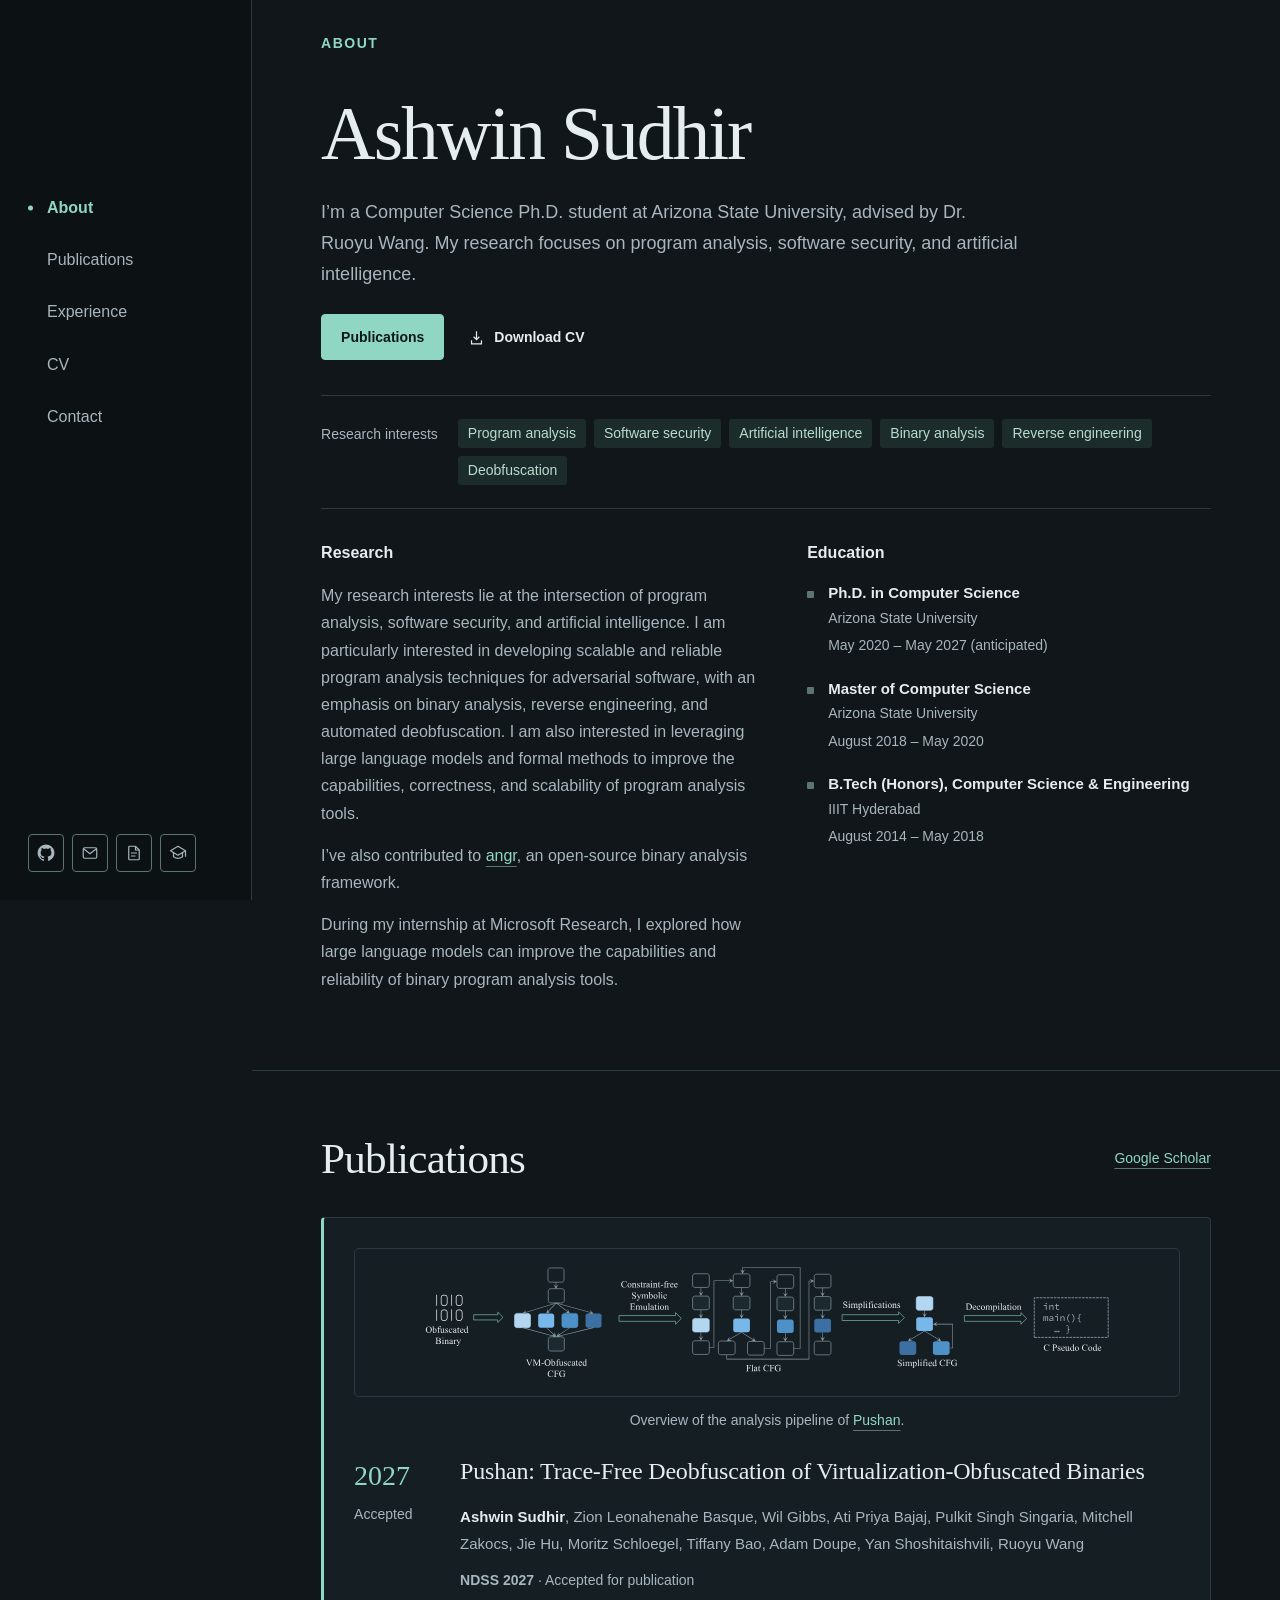
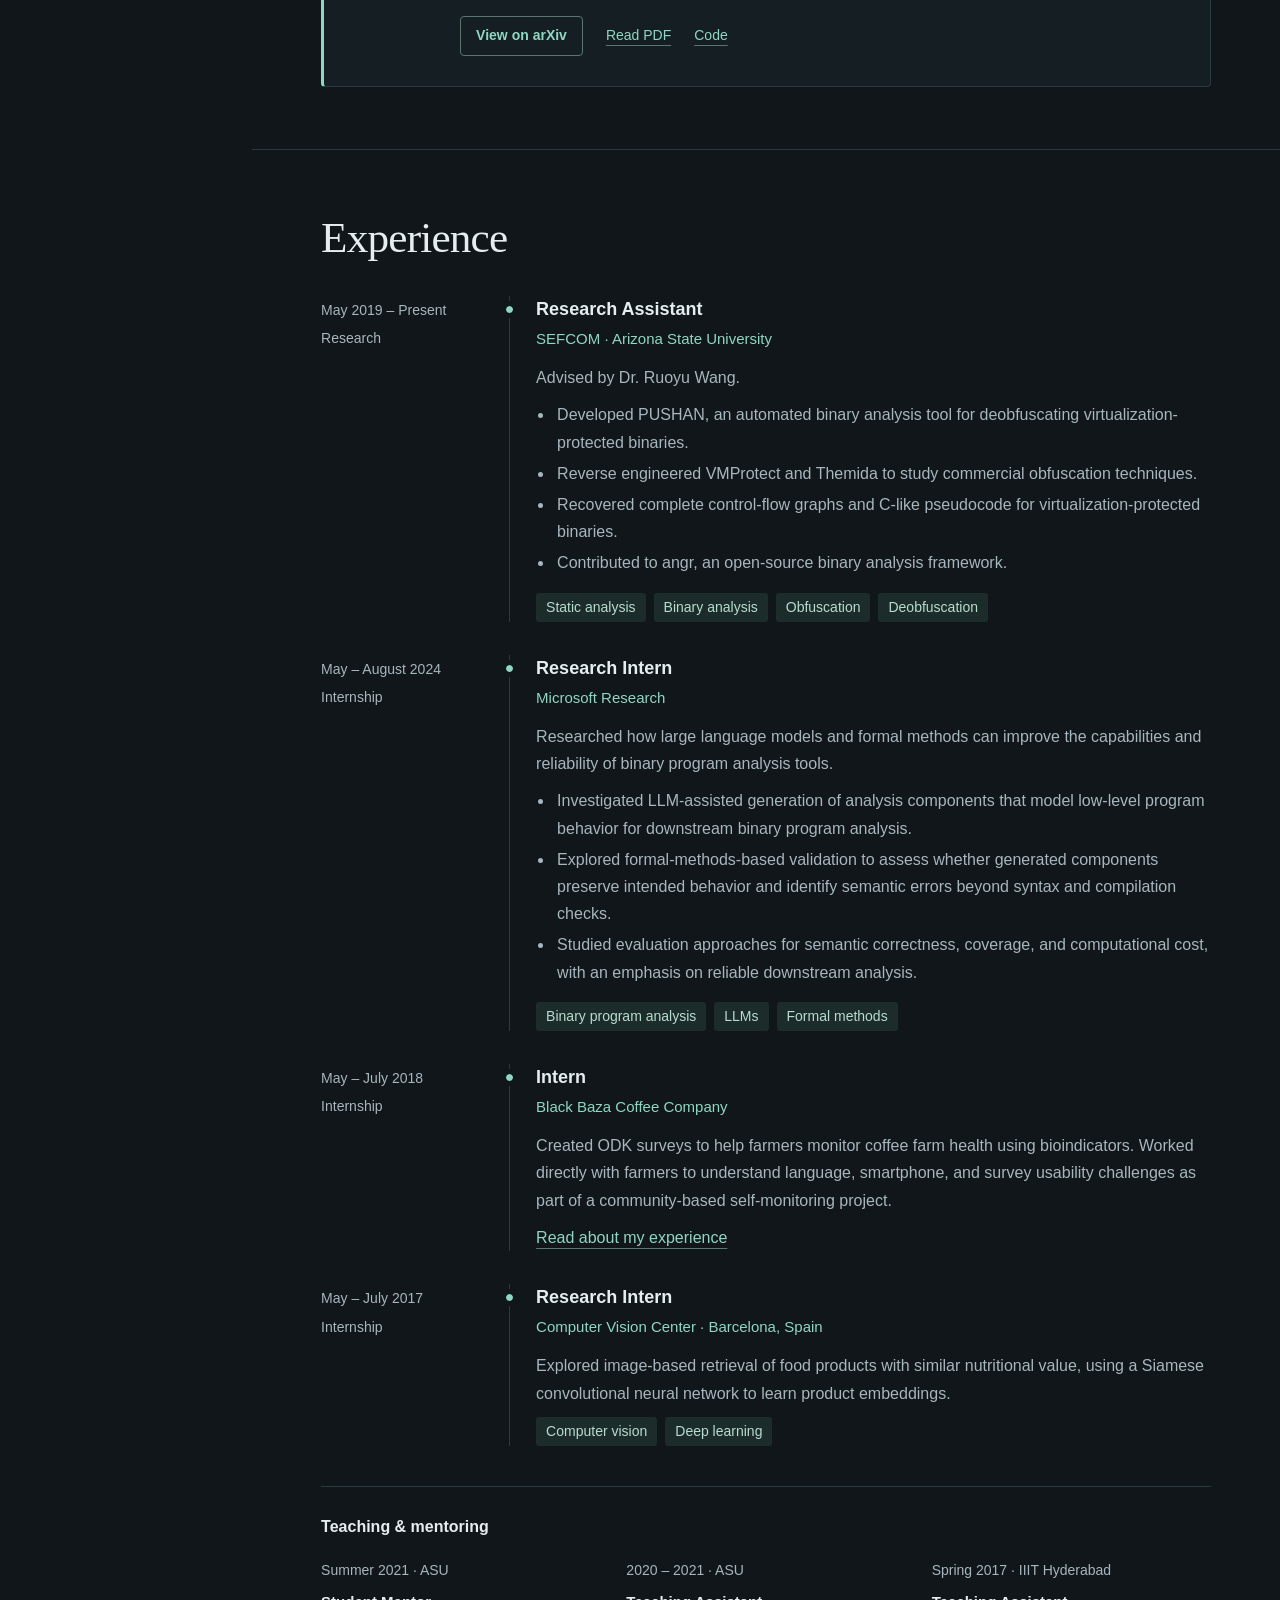
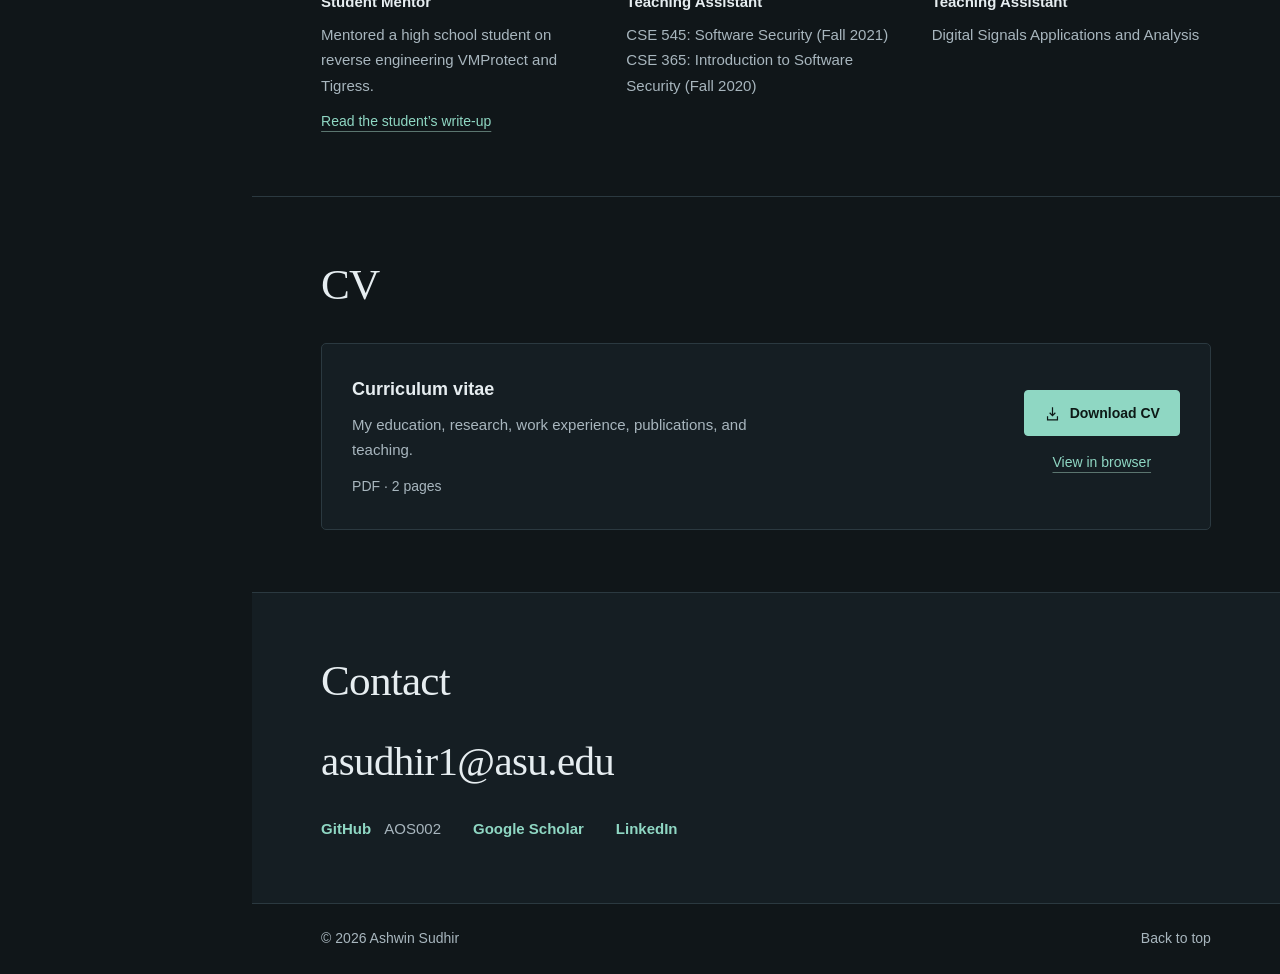
<file: index.html>
<!doctype html>
<html lang="en">
<head>
  <meta charset="utf-8">
  <meta name="viewport" content="width=device-width, initial-scale=1">
  <meta name="theme-color" content="#101619">
  <meta name="color-scheme" content="dark">
  <meta name="description" content="Ashwin Sudhir is a Computer Science Ph.D. student at Arizona State University researching program analysis, software security, and artificial intelligence.">
  <meta property="og:type" content="website">
  <meta property="og:title" content="Ashwin Sudhir | Computer Science Researcher">
  <meta property="og:description" content="Research in program analysis, software security, and artificial intelligence at Arizona State University.">
  <meta property="og:url" content="https://aos002.github.io/">
  <meta property="og:image" content="https://aos002.github.io/assets/social-card.png">
  <meta property="og:image:type" content="image/png">
  <meta property="og:image:width" content="1200">
  <meta property="og:image:height" content="630">
  <meta property="og:image:alt" content="Ashwin Sudhir, Computer Science researcher at Arizona State University.">
  <meta name="twitter:card" content="summary_large_image">
  <link rel="canonical" href="https://aos002.github.io/">
  <title>Ashwin Sudhir | Computer Science Researcher</title>
  <link rel="icon" href="assets/favicon.svg" type="image/svg+xml">
  <link rel="stylesheet" href="styles.css?v=b80d0c050335">
  <script src="script.js?v=0f8df6996c42" defer></script>
</head>
<body>
  <a class="skip-link" href="#main">Skip to content</a>

  <header class="sidebar">
    <button class="menu-toggle" type="button" aria-controls="site-navigation" aria-expanded="false">
      <span class="menu-label">Menu</span>
      <span class="menu-bars" aria-hidden="true"><span></span><span></span></span>
    </button>

    <div class="sidebar-content" id="site-navigation">
      <nav class="navigation" aria-label="Main navigation">
        <a href="#about" class="nav-link is-active" aria-current="location">About</a>
        <a href="#publications" class="nav-link">Publications</a>
        <a href="#experience" class="nav-link">Experience</a>
        <a href="#cv" class="nav-link">CV</a>
        <a href="#contact" class="nav-link">Contact</a>
      </nav>
      <div class="sidebar-footer">
        <div class="sidebar-socials">
          <a href="https://github.com/AOS002" target="_blank" rel="noopener noreferrer" aria-label="GitHub profile (opens in a new tab)">
            <svg viewBox="0 0 24 24" fill="currentColor" aria-hidden="true"><path d="M12 .8a11.2 11.2 0 0 0-3.54 21.83c.56.1.77-.24.77-.54v-2.1c-3.13.69-3.8-1.33-3.8-1.33-.5-1.3-1.24-1.65-1.24-1.65-1.03-.7.08-.69.08-.69 1.14.08 1.74 1.17 1.74 1.17 1.01 1.73 2.65 1.23 3.3.94.1-.73.4-1.23.72-1.51-2.5-.29-5.13-1.25-5.13-5.55 0-1.23.44-2.23 1.16-3.02-.12-.29-.5-1.43.11-2.98 0 0 .95-.3 3.08 1.15a10.75 10.75 0 0 1 5.6 0c2.14-1.45 3.08-1.15 3.08-1.15.61 1.55.23 2.7.12 2.98.72.79 1.15 1.79 1.15 3.02 0 4.31-2.64 5.26-5.15 5.54.4.35.76 1.03.76 2.08v3.1c0 .3.2.65.77.54A11.2 11.2 0 0 0 12 .8Z"/></svg>
          </a>
          <a href="mailto:asudhir1@asu.edu" aria-label="Email Ashwin Sudhir">
            <svg viewBox="0 0 24 24" fill="none" stroke="currentColor" stroke-width="1.6" aria-hidden="true"><rect x="3" y="5" width="18" height="14" rx="2"/><path d="m3 6 9 7 9-7"/></svg>
          </a>
          <a href="assets/ashwin-sudhir-cv.pdf?v=258a1bf3f22c" target="_blank" rel="noopener noreferrer" aria-label="Open résumé PDF in a new tab">
            <svg viewBox="0 0 24 24" fill="none" stroke="currentColor" stroke-width="1.6" aria-hidden="true"><path d="M14 3H6a1 1 0 0 0-1 1v16a1 1 0 0 0 1 1h12a1 1 0 0 0 1-1V8Z"/><path d="M14 3v5h5M8 12h8M8 16h6"/></svg>
          </a>
          <a data-scholar-link href="https://scholar.google.com/citations?user=Zg1yL-0AAAAJ&amp;hl=en" target="_blank" rel="noopener noreferrer" aria-label="Ashwin Sudhir on Google Scholar (opens in a new tab)">
            <svg viewBox="0 0 24 24" fill="none" stroke="currentColor" stroke-width="1.6" stroke-linejoin="round" aria-hidden="true"><path d="m2 9 10-6 10 6-10 6-10-6Z"/><path d="M6 11.5V17c4 3 8 3 12 0v-5.5M22 9v8"/></svg>
          </a>
        </div>
      </div>
    </div>
  </header>

  <main id="main" tabindex="-1">
    <section id="about" class="section about-section" aria-labelledby="about-heading">
      <div class="section-topline"><span class="eyebrow">About</span></div>
      <div class="hero">
        <div class="hero-copy">
          <h1 id="about-heading">Ashwin Sudhir</h1>
          <p class="hero-description">I’m a Computer Science Ph.D. student at Arizona State University, advised by Dr. Ruoyu Wang. My research focuses on program analysis, software security, and artificial intelligence.</p>
          <div class="hero-actions">
            <a class="button button-primary" href="#publications">Publications</a>
            <a class="button button-plain" href="assets/ashwin-sudhir-cv.pdf?v=258a1bf3f22c" download="Ashwin-Sudhir-CV.pdf">
              <svg viewBox="0 0 24 24" fill="none" stroke="currentColor" stroke-width="1.7" aria-hidden="true"><path d="M12 3v12m-4-4 4 4 4-4M5 16v5h14v-5"/></svg>
              Download CV
            </a>
          </div>
        </div>
      </div>

      <div class="research-interests" aria-label="Research interests">
        <span class="interests-label">Research interests</span>
        <div class="tags"><span>Program analysis</span><span>Software security</span><span>Artificial intelligence</span><span>Binary analysis</span><span>Reverse engineering</span><span>Deobfuscation</span></div>
      </div>

      <div class="about-details">
        <div>
          <h2 class="small-heading">Research</h2>
          <p>My research interests lie at the intersection of program analysis, software security, and artificial intelligence. I am particularly interested in developing scalable and reliable program analysis techniques for adversarial software, with an emphasis on binary analysis, reverse engineering, and automated deobfuscation. I am also interested in leveraging large language models and formal methods to improve the capabilities, correctness, and scalability of program analysis tools.</p>
          <p>I’ve also contributed to <a class="inline-link" href="https://github.com/angr/angr" target="_blank" rel="noopener noreferrer">angr</a>, an open-source binary analysis framework.</p>
          <p>During my internship at Microsoft Research, I explored how large language models can improve the capabilities and reliability of binary program analysis tools.</p>
        </div>
        <div class="education">
          <h2 class="small-heading">Education</h2>
          <div class="education-item"><span class="education-mark" aria-hidden="true"></span><div><h3>Ph.D. in Computer Science</h3><p>Arizona State University</p><span class="meta">May 2020 – May 2027 (anticipated)</span></div></div>
          <div class="education-item"><span class="education-mark" aria-hidden="true"></span><div><h3>Master of Computer Science</h3><p>Arizona State University</p><span class="meta">August 2018 – May 2020</span></div></div>
          <div class="education-item"><span class="education-mark" aria-hidden="true"></span><div><h3>B.Tech (Honors), Computer Science &amp; Engineering</h3><p>IIIT Hyderabad</p><span class="meta">August 2014 – May 2018</span></div></div>
        </div>
      </div>
    </section>

    <section id="publications" class="section" aria-labelledby="publications-heading">
      <div class="section-heading"><h2 id="publications-heading">Publications</h2><a class="text-link" data-scholar-link href="https://scholar.google.com/citations?user=Zg1yL-0AAAAJ&amp;hl=en" target="_blank" rel="noopener noreferrer" aria-label="Ashwin Sudhir on Google Scholar (opens in a new tab)">Google Scholar</a></div>
      <article class="publication">
        <figure class="paper-figure" aria-labelledby="pushan-figure-caption">
          <div class="figure-scroll" role="region" aria-label="Pushan analysis pipeline. Scroll horizontally to see the full diagram." tabindex="0">
            <picture>
              <source media="print" srcset="assets/pushan-figure-4-light.svg">
              <img src="assets/pushan-figure-4.svg" width="583" height="95" loading="lazy" decoding="async" alt="Pushan pipeline: an obfuscated binary and its VM-obfuscated control-flow graph undergo constraint-free symbolic emulation to recover a flat CFG, simplifications produce a simplified CFG, and decompilation produces C pseudocode.">
            </picture>
          </div>
          <figcaption id="pushan-figure-caption"><span>Overview of the analysis pipeline of <a class="inline-link" href="https://arxiv.org/pdf/2603.18355#page=5" target="_blank" rel="noopener noreferrer">Pushan</a>.</span></figcaption>
        </figure>
        <div class="publication-rail"><span class="publication-year">2027</span><span class="publication-type">Accepted</span></div>
        <div class="publication-body">
          <h3><a href="https://arxiv.org/abs/2603.18355" target="_blank" rel="noopener noreferrer">Pushan: Trace-Free Deobfuscation of Virtualization-Obfuscated Binaries</a></h3>
          <p class="authors"><strong>Ashwin Sudhir</strong>, Zion Leonahenahe Basque, Wil Gibbs, Ati Priya Bajaj, Pulkit Singh Singaria, Mitchell Zakocs, Jie Hu, Moritz Schloegel, Tiffany Bao, Adam Doupe, Yan Shoshitaishvili, Ruoyu Wang</p>
          <p class="publication-venue"><strong>NDSS 2027</strong> · Accepted for publication</p>
          <div class="publication-actions">
            <a class="button button-small button-outline" href="https://arxiv.org/abs/2603.18355" target="_blank" rel="noopener noreferrer">View on arXiv</a>
            <a class="text-link" href="https://arxiv.org/pdf/2603.18355" target="_blank" rel="noopener noreferrer">Read PDF</a>
            <a class="text-link" href="https://github.com/sefcom/pushan" target="_blank" rel="noopener noreferrer">Code</a>
          </div>
        </div>
      </article>
    </section>

    <section id="experience" class="section" aria-labelledby="experience-heading">
      <div class="section-heading"><h2 id="experience-heading">Experience</h2></div>
      <div class="timeline">
        <article class="experience-item">
          <div class="experience-date">May 2019 – Present<span class="role-type">Research</span></div>
          <div class="experience-content"><h3>Research Assistant</h3><p class="organization">SEFCOM · Arizona State University</p><p>Advised by Dr. Ruoyu Wang.</p><ul><li>Developed PUSHAN, an automated binary analysis tool for deobfuscating virtualization-protected binaries.</li><li>Reverse engineered VMProtect and Themida to study commercial obfuscation techniques.</li><li>Recovered complete control-flow graphs and C-like pseudocode for virtualization-protected binaries.</li><li>Contributed to angr, an open-source binary analysis framework.</li></ul><div class="tags tags-small"><span>Static analysis</span><span>Binary analysis</span><span>Obfuscation</span><span>Deobfuscation</span></div></div>
        </article>
        <article class="experience-item">
          <div class="experience-date">May – August 2024<span class="role-type">Internship</span></div>
          <div class="experience-content">
            <h3>Research Intern</h3>
            <p class="organization">Microsoft Research</p>
            <p>Researched how large language models and formal methods can improve the capabilities and reliability of binary program analysis tools.</p>
            <ul>
              <li>Investigated LLM-assisted generation of analysis components that model low-level program behavior for downstream binary program analysis.</li>
              <li>Explored formal-methods-based validation to assess whether generated components preserve intended behavior and identify semantic errors beyond syntax and compilation checks.</li>
              <li>Studied evaluation approaches for semantic correctness, coverage, and computational cost, with an emphasis on reliable downstream analysis.</li>
            </ul>
            <div class="tags tags-small"><span>Binary program analysis</span><span>LLMs</span><span>Formal methods</span></div>
          </div>
        </article>
        <article class="experience-item">
          <div class="experience-date">May – July 2018<span class="role-type">Internship</span></div>
          <div class="experience-content"><h3>Intern</h3><p class="organization">Black Baza Coffee Company</p><p>Created ODK surveys to help farmers monitor coffee farm health using bioindicators. Worked directly with farmers to understand language, smartphone, and survey usability challenges as part of a community-based self-monitoring project.</p><a class="inline-link" href="https://medium.com/coffee-grounds/i-take-my-phone-to-the-field-part-i-995aacd976e2" target="_blank" rel="noopener noreferrer">Read about my experience</a></div>
        </article>
        <article class="experience-item">
          <div class="experience-date">May – July 2017<span class="role-type">Internship</span></div>
          <div class="experience-content"><h3>Research Intern</h3><p class="organization">Computer Vision Center · Barcelona, Spain</p><p>Explored image-based retrieval of food products with similar nutritional value, using a Siamese convolutional neural network to learn product embeddings.</p><div class="tags tags-small"><span>Computer vision</span><span>Deep learning</span></div></div>
        </article>
      </div>

      <div class="teaching-block">
        <h3 class="small-heading">Teaching &amp; mentoring</h3>
        <div class="teaching-grid">
          <article><span class="meta">Summer 2021 · ASU</span><h4>Student Mentor</h4><p>Mentored a high school student on reverse engineering VMProtect and Tigress.</p><a class="inline-link" href="https://www.mitchellzakocs.com/blog/vmprotect3" target="_blank" rel="noopener noreferrer">Read the student’s write-up</a></article>
          <article><span class="meta">2020 – 2021 · ASU</span><h4>Teaching Assistant</h4><p>CSE 545: Software Security (Fall 2021)<br>CSE 365: Introduction to Software Security (Fall 2020)</p></article>
          <article><span class="meta">Spring 2017 · IIIT Hyderabad</span><h4>Teaching Assistant</h4><p>Digital Signals Applications and Analysis</p></article>
        </div>
      </div>
    </section>

    <section id="cv" class="section" aria-labelledby="cv-heading">
      <div class="section-heading"><h2 id="cv-heading">CV</h2></div>
      <div class="cv-card">
        <div class="cv-copy"><h3>Curriculum vitae</h3><p>My education, research, work experience, publications, and teaching.</p><span class="meta">PDF · 2 pages</span></div>
        <div class="cv-actions"><a class="button button-primary" href="assets/ashwin-sudhir-cv.pdf?v=258a1bf3f22c" download="Ashwin-Sudhir-CV.pdf"><svg viewBox="0 0 24 24" fill="none" stroke="currentColor" stroke-width="1.7" aria-hidden="true"><path d="M12 3v12m-4-4 4 4 4-4M5 16v5h14v-5"/></svg>Download CV</a><a class="text-link" href="assets/ashwin-sudhir-cv.pdf?v=258a1bf3f22c" target="_blank" rel="noopener noreferrer">View in browser</a></div>
      </div>
    </section>

    <section id="contact" class="section contact-section" aria-labelledby="contact-heading">
      <h2 id="contact-heading">Contact</h2>
      <div class="contact-email-row"><a class="contact-email" href="mailto:asudhir1@asu.edu">asudhir1@asu.edu</a></div>
      <div class="contact-links"><a href="https://github.com/AOS002" target="_blank" rel="noopener noreferrer">GitHub <span class="link-detail">AOS002</span></a><a data-scholar-link href="https://scholar.google.com/citations?user=Zg1yL-0AAAAJ&amp;hl=en" target="_blank" rel="noopener noreferrer" aria-label="Ashwin Sudhir on Google Scholar (opens in a new tab)">Google Scholar</a><a href="https://www.linkedin.com/in/ashwin-sudhir-504b30112/" target="_blank" rel="noopener noreferrer">LinkedIn</a></div>
    </section>

    <footer class="page-footer"><span>© <span id="year">2026</span> Ashwin Sudhir</span><a href="#about">Back to top</a></footer>
  </main>
</body>
</html>
</file>
<file: styles.css>
/* Dark theme. Edit these variables to change the palette. */
:root {
  color-scheme: dark;
  --ink: #e6edf0;
  --muted: #a8b6be;
  --link: #8fd7c3;
  --link-hover: #b7ecdc;
  --accent: #dca789;
  --background: #101619;
  --paper: #151e23;
  --sidebar: #0c1114;
  --soft: #1c2a2f;
  --tag: #1b2c2a;
  --tag-text: #b8dccd;
  --line: #2b3940;
  --control-line: #5b756f;
  --primary-ink: #0d1916;
  --sidebar-width: 252px;
  --serif: Georgia, 'Times New Roman', serif;
  --sans: -apple-system, BlinkMacSystemFont, 'Segoe UI', Helvetica, Arial, sans-serif;
}
* { box-sizing: border-box; }
html { scroll-behavior: smooth; scroll-padding-top: 32px; }
body { margin: 0; color: var(--ink); background: var(--background); font: 1rem/1.7 var(--sans); -webkit-font-smoothing: antialiased; }
::selection { color: var(--primary-ink); background: var(--link); }
a { color: inherit; text-underline-offset: 5px; }
button, a { -webkit-tap-highlight-color: transparent; }
button { font: inherit; cursor: pointer; touch-action: manipulation; }
button[hidden] { display: none !important; }
svg { display: block; }
:focus-visible { outline: 3px solid var(--link); outline-offset: 5px; border-radius: 3px; }
.skip-link { position: fixed; left: 16px; top: -100px; z-index: 30; padding: 10px 20px; background: var(--link); color: var(--primary-ink); }
.skip-link:focus { top: 16px; }
.sidebar { position: fixed; inset: 0 auto 0 0; width: var(--sidebar-width); padding: 136px 28px 28px; background: var(--sidebar); color: var(--ink); border-right: 1px solid var(--line); display: flex; flex-direction: column; z-index: 20; overflow-y: auto; }
.sidebar-content { display: flex; flex-direction: column; flex: 1; min-height: 0; }
.navigation { display: flex; flex-direction: column; gap: 7px; margin-top: 49px; }
.nav-link { position: relative; text-decoration: none; color: var(--muted); padding: 9px 0 9px 19px; transition: color .2s, background .2s; border-radius: 3px; }
.nav-link::before { content: ''; position: absolute; left: 0; top: 50%; height: 5px; width: 5px; border-radius: 50%; background: transparent; transform: translateY(-50%); }
.nav-link:hover { color: var(--ink); background: var(--soft); }
.nav-link.is-active { color: var(--link); font-weight: 600; }
.nav-link.is-active::before { background: var(--link); }
.sidebar-footer { margin-top: auto; padding-top: 32px; color: var(--muted); font-size: .875rem; line-height: 1.6; }
.sidebar-socials { display: flex; gap: 8px; }
.sidebar-socials a { display: grid; place-items: center; width: 36px; height: 38px; border: 1px solid var(--control-line); border-radius: 4px; color: var(--muted); transition: background .2s, color .2s; }
.sidebar-socials a:hover { background: var(--soft); color: var(--link); }
.sidebar-socials svg { width: 18px; height: 18px; }
.menu-toggle { display: none; }
main { margin-left: var(--sidebar-width); max-width: 1556px; }
.section { padding: 62px clamp(28px, 5.4vw, 86px); border-bottom: 1px solid var(--line); }
.about-section { padding-top: 32px; }
.section-topline { display: flex; align-items: center; justify-content: space-between; margin-bottom: 36px; gap: 20px; }
.eyebrow { margin: 0; font-size: .875rem; font-weight: 650; text-transform: uppercase; letter-spacing: 1.5px; color: var(--link); }
.hero { max-width: 850px; }
h1 { margin: 0 0 21px; font: 400 clamp(3.4rem, 5.9vw, 5rem)/1.12 var(--serif); letter-spacing: -2px; }
.hero-description { max-width: 700px; margin: 0; color: var(--muted); font-size: 1.125rem; }
.hero-actions { display: flex; align-items: center; flex-wrap: wrap; gap: 9px 16px; margin-top: 25px; }
.button { display: inline-flex; gap: 9px; align-items: center; justify-content: center; min-height: 46px; padding: 10px 19px; font-size: .875rem; line-height: 1.5; font-weight: 600; border: 1px solid transparent; border-radius: 4px; text-decoration: none; transition: background .2s, border-color .2s; }
.button svg { width: 17px; height: 17px; }
.button-primary { color: var(--primary-ink); background: var(--link); border-color: var(--link); }
.button-primary:hover { background: var(--link-hover); border-color: var(--link-hover); }
.button-plain { padding-inline: 7px; color: var(--ink); }
.button-plain:hover { background: var(--soft); }
.button-outline { color: var(--link); border-color: var(--control-line); background: transparent; }
.button-outline:hover { background: var(--soft); border-color: var(--link); }
.button-small { min-height: 40px; padding: 8px 15px; }
.research-interests { display: flex; align-items: flex-start; gap: 20px; padding: 23px 0; margin-top: 35px; border-top: 1px solid var(--line); border-bottom: 1px solid var(--line); }
.interests-label { color: var(--muted); font-size: .875rem; flex-shrink: 0; padding-top: 4px; }
.tags { display: flex; gap: 8px; flex-wrap: wrap; }
.tags > span { font-size: .875rem; line-height: 1.5; background: var(--tag); padding: 4px 10px; border-radius: 3px; color: var(--tag-text); }
.about-details { display: grid; grid-template-columns: 1.1fr 1fr; gap: 42px; padding-top: 32px; }
.small-heading { margin: 0 0 17px; font-size: 1rem; line-height: 1.5; font-weight: 650; }
.about-details p { margin: 0 0 15px; color: var(--muted); }
.about-details strong { font-weight: 500; color: var(--ink); }
.inline-link { color: var(--link); text-decoration-color: var(--control-line); }
.inline-link:hover { color: var(--link-hover); text-decoration-color: var(--link-hover); }
.education-item { display: flex; gap: 14px; margin-bottom: 19px; }
.education-mark { flex: 0 0 7px; height: 7px; background: var(--control-line); margin-top: 9px; border-radius: 1px; }
.education-item h3 { font-size: .9375rem; line-height: 1.5; font-weight: 600; margin: 0 0 2px; }
.education-item p { font-size: .875rem; margin: 0 0 1px; }
.meta { font-size: .875rem; color: var(--muted); }
.section-heading { display: flex; flex-wrap: wrap; align-items: center; justify-content: space-between; gap: 16px; margin-bottom: 32px; }
.section-heading h2, .contact-section h2 { margin: 0; font: 400 clamp(2rem, 3.4vw, 2.7rem)/1.2 var(--serif); letter-spacing: -.8px; }
.experience-item { display: grid; grid-template-columns: 160px 1fr; gap: 28px; padding-bottom: 33px; }
.experience-item:last-child { padding-bottom: 0; }
.experience-date { font-size: .875rem; padding-top: 3px; color: var(--muted); }
.role-type { display: block; margin-top: 5px; color: var(--muted); font-size: .875rem; }
.experience-content { position: relative; border-left: 1px solid var(--line); padding: 0 0 0 26px; }
.experience-content::before { content: ''; position: absolute; left: -4px; top: 10px; width: 7px; height: 7px; background: var(--link); border-radius: 50%; outline: 5px solid var(--background); }
.experience-content h3 { font-size: 1.125rem; line-height: 1.5; font-weight: 600; margin: 0; }
.experience-content .organization { color: var(--link); font-size: .9375rem; margin: 3px 0 13px; }
.experience-content p { margin: 10px 0; color: var(--muted); }
.experience-content ul { margin: 10px 0 16px; padding-left: 18px; color: var(--muted); }
.experience-content li { margin: 4px 0; padding-left: 3px; }
.experience-content li::marker { color: var(--muted); }
.teaching-block { margin-top: 40px; padding-top: 28px; border-top: 1px solid var(--line); }
.teaching-grid { display: grid; grid-template-columns: repeat(3, 1fr); gap: 26px; }
.teaching-grid h4 { font-size: .9375rem; margin: 8px 0; line-height: 1.5; font-weight: 600; }
.teaching-grid p { color: var(--muted); font-size: .9375rem; margin: 0 0 9px; }
.teaching-grid a { font-size: .875rem; }
.publication { display: grid; grid-template-columns: 77px minmax(0, 1fr); gap: 24px 29px; background: var(--paper); border: 1px solid var(--line); border-left: 3px solid var(--link); border-radius: 4px; padding: 30px; }
.publication-rail { padding-top: 1px; }
.publication-year { display: block; font: 1.75rem/1.4 var(--serif); color: var(--link); }
.publication-type { display: inline-block; margin-top: 7px; color: var(--muted); font-size: .875rem; }
.publication-body { min-width: 0; }
.publication-body h3 { font: 400 1.5rem/1.4 var(--serif); margin: 0 0 14px; letter-spacing: -.2px; }
.publication-body h3 a { text-decoration: none; }
.publication-body h3 a:hover { color: var(--link); text-decoration: underline; text-decoration-thickness: 1px; }
.authors { font-size: .9375rem; color: var(--muted); line-height: 1.8; margin: 0 0 12px; }
.authors strong { color: var(--ink); font-weight: 600; }
.publication-venue { font-size: .875rem; color: var(--muted); margin: 0; }
.publication-actions { display: flex; gap: 12px 23px; align-items: center; flex-wrap: wrap; margin-top: 23px; }
.paper-figure { margin: 24px 0 0; min-width: 0; }
.publication > .paper-figure { grid-column: 1 / -1; margin: 0; }
.figure-scroll { overflow-x: auto; background: var(--paper); border: 1px solid var(--line); border-radius: 5px; }
.paper-figure img { display: block; width: 80%; min-width: 720px; height: auto; margin-inline: auto; padding: 18px; }
.paper-figure figcaption { display: flex; flex-wrap: wrap; justify-content: center; gap: 8px 18px; margin-top: 12px; color: var(--muted); font-size: .875rem; line-height: 1.6; text-align: center; }
.text-link { display: inline-block; font-size: .875rem; padding: 8px 0; font-weight: 500; border: none; background: none; color: var(--link); text-decoration: underline; text-decoration-color: var(--control-line); text-underline-offset: 5px; }
.text-link:hover { color: var(--link-hover); text-decoration-color: var(--link-hover); }
.cv-card { display: flex; align-items: center; gap: 28px; border: 1px solid var(--line); border-radius: 5px; background: var(--paper); padding: 30px; }
.cv-copy { flex: 1; }
.cv-copy h3 { margin: 0 0 7px; font-size: 1.125rem; font-weight: 600; }
.cv-copy p { color: var(--muted); font-size: .9375rem; margin: 0 0 9px; max-width: 420px; }
.cv-actions { display: flex; align-items: center; flex-direction: column; gap: 7px; flex-shrink: 0; }
.contact-section { background: var(--paper); }
.contact-email-row { display: flex; gap: 18px; align-items: center; margin: 28px 0; }
.contact-email { font: 400 clamp(1.5rem, 3.2vw, 2.6rem)/1.3 var(--serif); text-decoration: none; letter-spacing: -.6px; overflow-wrap: anywhere; }
.contact-email:hover { color: var(--link); text-decoration: underline; text-decoration-thickness: 1px; text-underline-offset: 8px; }
.contact-links { display: flex; flex-wrap: wrap; gap: 15px 32px; }
.contact-links a { color: var(--link); text-decoration: none; font-size: .9375rem; font-weight: 600; }
.contact-links a:hover { color: var(--link-hover); text-decoration: underline; }
.link-detail { color: var(--muted); font-weight: 400; margin-left: 9px; }
.page-footer { display: flex; flex-wrap: wrap; align-items: center; justify-content: space-between; gap: 12px 20px; padding: 23px clamp(28px, 5.4vw, 86px); color: var(--muted); font-size: .875rem; }
.page-footer a { text-decoration: none; }
.page-footer a:hover { color: var(--link); text-decoration: underline; }
@media (max-width: 1100px) {
  :root { --sidebar-width: 220px; }
  .sidebar { padding-left: 22px; padding-right: 22px; }
  .section { padding-inline: 32px; }
  .about-details { grid-template-columns: 1fr; gap: 24px; }
  .experience-item { grid-template-columns: 125px 1fr; gap: 18px; }
  .experience-content { padding-left: 20px; }
  .teaching-grid { grid-template-columns: 1fr; gap: 23px; }
  .publication { grid-template-columns: 65px minmax(0, 1fr); padding: 24px; gap: 20px; }
  .cv-card { gap: 20px; padding: 24px; }
  .page-footer { padding-inline: 32px; }
}
@media (max-width: 760px) {
  html { scroll-padding-top: 106px; }
  .sidebar { position: relative; top: 0; width: 100%; padding: 16px 23px; flex-direction: row; flex-wrap: wrap; align-items: center; justify-content: space-between; border-right: none; border-bottom: 1px solid var(--line); overflow: visible; }
  .sidebar.is-enhanced { position: sticky; }
  .sidebar-content { display: block; flex-basis: 100%; background: var(--sidebar); padding: 0 0 10px; }
  .sidebar-content.is-enhanced { position: absolute; top: 100%; left: 0; right: 0; max-height: calc(100vh - 100%); max-height: calc(100dvh - 100%); overflow-y: auto; overscroll-behavior: contain; padding: 0 23px 20px; border-bottom: 1px solid var(--line); box-shadow: 0 12px 20px #0004; }
  .sidebar-content.is-collapsed { display: none; }
  .navigation { margin: 12px 0 0; gap: 2px; }
  .nav-link { padding: 11px 18px; }
  .sidebar-footer { display: none; }
  .menu-toggle.is-enhanced { display: flex; align-items: center; gap: 10px; margin-left: auto; padding: 9px 0 9px 9px; background: none; border: none; color: var(--ink); }
  .menu-label { font-size: .875rem; }
  .menu-bars { width: 19px; display: flex; gap: 5px; flex-direction: column; }
  .menu-bars > span { height: 1px; width: 19px; background: var(--ink); transition: transform .2s; }
  .menu-toggle[aria-expanded="true"] .menu-bars > span:first-child { transform: translateY(3px) rotate(45deg); }
  .menu-toggle[aria-expanded="true"] .menu-bars > span:last-child { transform: translateY(-3px) rotate(-45deg); }
  main { margin: 0; }
  .section { padding: 44px 25px; }
  .about-section { padding-top: 26px; }
  .section-topline { margin-bottom: 28px; }
  h1 { font-size: 3.5rem; }
  .hero-description { font-size: 1rem; }
  .research-interests { display: block; margin-top: 28px; padding-block: 20px; }
  .interests-label { display: block; margin-bottom: 12px; }
  .about-details { padding-top: 28px; }
  .section-heading { margin-bottom: 28px; }
  .section-heading h2, .contact-section h2 { font-size: 2.25rem; }
  .teaching-grid { grid-template-columns: 1fr 1fr; }
  .contact-email { font-size: 2rem; }
  .page-footer { padding-inline: 25px; }
}
@media (max-width: 540px) {
  .sidebar { padding-inline: 18px; gap: 8px; }
  .section { padding-inline: 23px; }
  h1 { font-size: 2.9rem; letter-spacing: -1px; }
  .hero-actions { gap: 9px 12px; }
  .hero-actions .button { padding-inline: 13px; }
  .tags { gap: 7px; }
  .tags > span { padding: 4px 9px; }
  .experience-item { display: block; padding-bottom: 30px; }
  .experience-date { margin-bottom: 12px; }
  .role-type { display: inline; margin: 0 0 0 10px; padding-left: 10px; border-left: 1px solid var(--line); }
  .experience-content { padding-left: 19px; }
  .teaching-grid { grid-template-columns: 1fr; gap: 22px; }
  .section-heading h2, .contact-section h2 { font-size: 2rem; }
  .publication { display: block; padding: 22px; }
  .publication > .paper-figure { margin-bottom: 22px; }
  .publication-rail { display: flex; align-items: center; gap: 15px; margin-bottom: 17px; }
  .publication-year { font-size: 1.5rem; }
  .publication-type { margin: 0; background: var(--tag); color: var(--tag-text); border-radius: 3px; padding: 2px 9px; }
  .publication-body h3 { font-size: 1.4rem; }
  .publication-actions { gap: 9px 17px; }
  .cv-card { align-items: flex-start; flex-direction: column; padding: 24px; gap: 22px; }
  .cv-actions { align-items: flex-start; }
  .contact-email-row { gap: 10px; }
  .contact-email { font-size: clamp(1.4rem, 6vw, 2rem); letter-spacing: -.7px; }
  .contact-links { flex-direction: column; gap: 16px; }
  .page-footer { padding-inline: 23px; }
}
@media (max-width: 360px) {
  .sidebar { padding-inline: 14px; }
}
@media (prefers-reduced-motion: reduce) {
  html { scroll-behavior: auto; }
  *, *::before, *::after { transition: none !important; animation: none !important; }
}
@media print {
  :root {
    color-scheme: light;
    --ink: #17211e;
    --muted: #405049;
    --link: #174f3e;
    --link-hover: #174f3e;
    --background: #fff;
    --paper: #fff;
    --soft: #edf3ef;
    --tag: #edf3ef;
    --tag-text: #284c3c;
    --line: #cdd6d1;
  }
  html { scroll-padding: 0; }
  body { font-size: 10pt; }
  .sidebar, .skip-link, .hero-actions, .publication-actions, .cv-actions, .page-footer, .section-heading > a { display: none !important; }
  main { margin: 0; max-width: none; }
  .section { padding: 20px 0; }
  .section-topline { margin-bottom: 15px; }
  h1 { font-size: 36pt; letter-spacing: -1px; }
  .hero-description { font-size: 11pt; }
  .research-interests { margin-top: 20px; padding-block: 15px; }
  .about-details { padding-top: 20px; }
  h2, h3, h4 { break-after: avoid; }
  .experience-item, .publication, .education-item, .teaching-grid article, .cv-card { break-inside: avoid; }
  .paper-figure { break-inside: avoid; }
  .figure-scroll { overflow: visible; background: #fff; }
  .paper-figure img { min-width: 0; padding: 10px; }
  .section-heading { margin-bottom: 20px; }
  a { text-decoration: none; }
}
</file>
